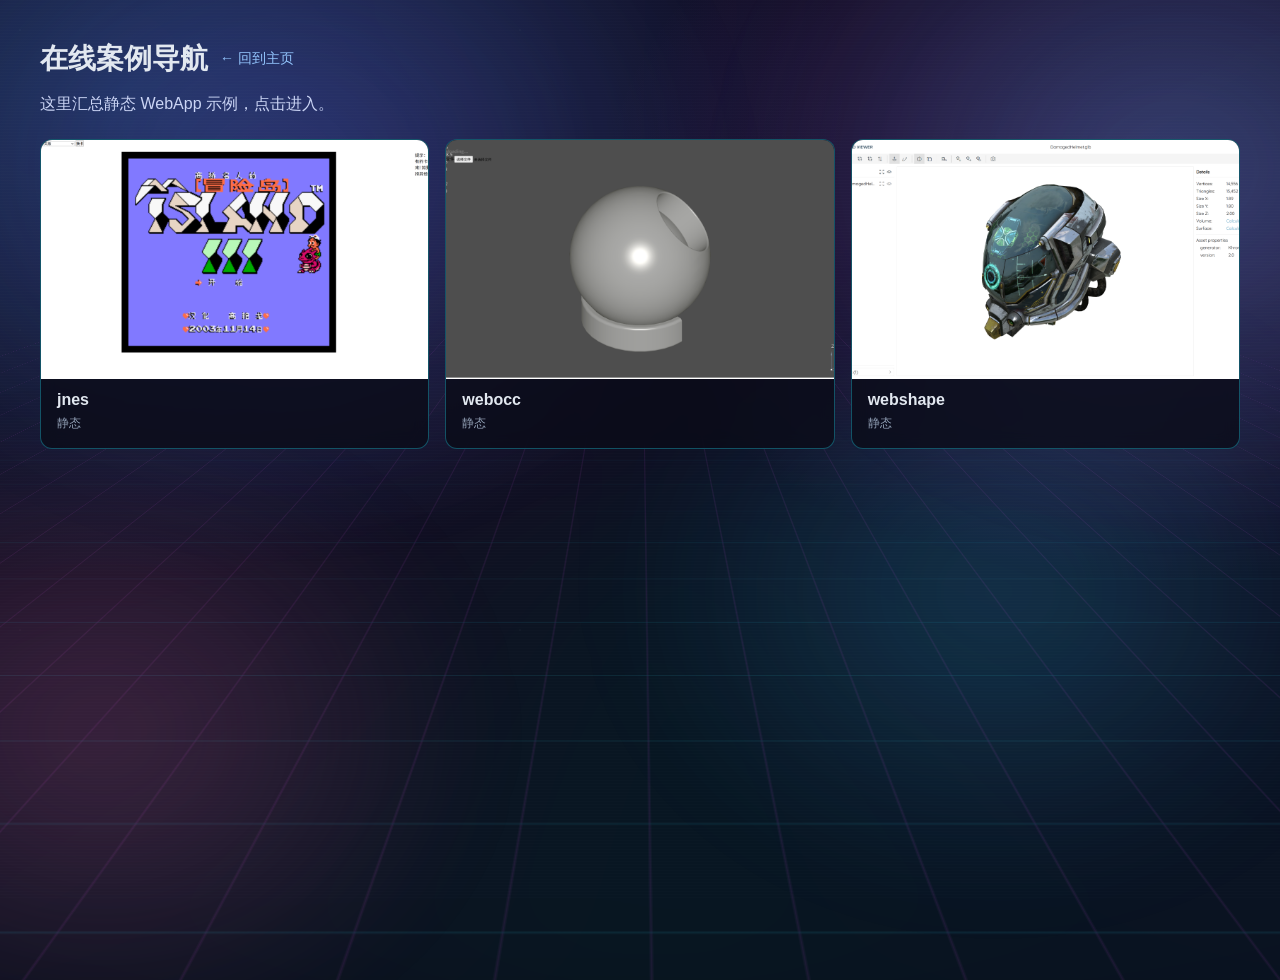
<file: static/_apps/index.html>
<!doctype html>
<html lang="zh-cn">
  <head>
    <meta charset="utf-8" />
    <meta name="viewport" content="width=device-width, initial-scale=1" />
    <title>在线案例导航</title>
    <style>
      body { font-family: -apple-system, BlinkMacSystemFont, "Segoe UI", Roboto, "Helvetica Neue", Arial; margin: 0; padding: 40px; color: #e2e8f0; min-height: 100vh; position: relative; overflow-x: hidden; background: radial-gradient(1200px 800px at 10% 10%, rgba(14, 165, 233, .25) 0%, transparent 60%), radial-gradient(1000px 700px at 90% 20%, rgba(217, 70, 239, .25) 0%, transparent 55%), #06060f; }
      body::before,
      body::after { content: ""; position: fixed; inset: -20vmax; z-index: -1; filter: blur(60px); opacity: .6; animation: float 16s ease-in-out infinite; }
      body::before { background: radial-gradient(40% 40% at 30% 30%, rgba(99,102,241,.45), transparent 60%), radial-gradient(35% 35% at 70% 60%, rgba(56,189,248,.35), transparent 60%); }
      body::after { background: radial-gradient(35% 35% at 20% 70%, rgba(244,114,182,.35), transparent 60%), radial-gradient(40% 40% at 80% 30%, rgba(34,211,238,.35), transparent 60%); animation-delay: -6s; }
      .stars,
      .stars::after { position: fixed; inset: 0; content: ""; background-image: radial-gradient(2px 2px at 20px 30px, rgba(255,255,255,.45), transparent 40%),
          radial-gradient(1.5px 1.5px at 120px 80px, rgba(255,255,255,.35), transparent 40%),
          radial-gradient(1.2px 1.2px at 200px 150px, rgba(255,255,255,.3), transparent 40%),
          radial-gradient(2px 2px at 260px 40px, rgba(255,255,255,.25), transparent 40%),
          radial-gradient(1.3px 1.3px at 360px 120px, rgba(255,255,255,.3), transparent 40%),
          radial-gradient(1.8px 1.8px at 420px 200px, rgba(255,255,255,.4), transparent 40%);
        background-size: 500px 300px; opacity: .4; z-index: -1; animation: drift 40s linear infinite; }
      .stars::after { opacity: .2; filter: blur(1px); animation-duration: 70s; }
      .gridflow { position: fixed; inset: -20vh -20vw; z-index: -1; background-image: linear-gradient(rgba(34, 211, 238, .25) 1px, transparent 1px), linear-gradient(90deg, rgba(217, 70, 239, .25) 1px, transparent 1px); background-size: 60px 60px; transform: perspective(900px) rotateX(70deg); animation: gridmove 14s linear infinite; opacity: .35; }
      .scanlines { position: fixed; inset: 0; pointer-events: none; z-index: -1; background: repeating-linear-gradient( to bottom, rgba(255,255,255,.03), rgba(255,255,255,.03) 1px, transparent 1px, transparent 3px ); mix-blend-mode: screen; opacity: .25; }
      .glow { position: fixed; inset: -20%; z-index: -1; background: conic-gradient(from 180deg, rgba(34,211,238,.25), rgba(217,70,239,.25), rgba(99,102,241,.25), rgba(34,211,238,.25)); filter: blur(80px); opacity: .35; animation: spin 20s linear infinite; }
      @keyframes spin { to { transform: rotate(360deg); } }
      @keyframes drift { from { transform: translate3d(0,0,0); } to { transform: translate3d(-300px, -200px, 0); } }
      @keyframes gridmove { from { background-position: 0 0; } to { background-position: 0 -240px; } }
      @keyframes float { 0%, 100% { transform: translate3d(0,0,0) rotate(0deg); } 50% { transform: translate3d(4%, -3%, 0) rotate(6deg); } }
      h1 { margin: 0; font-size: 28px; }
      .header-row { display: flex; align-items: center; gap: 12px; margin: 0 0 16px; }
      p { margin: 0 0 24px; color: #cbd5f5; }
      .grid { display: grid; grid-template-columns: repeat(auto-fit, minmax(220px, 1fr)); gap: 16px; }
      .back-home { display: inline-flex; align-items: center; gap: 6px; text-decoration: none; color: #93c5fd; font-size: 14px; }
      .back-home:hover { color: #e879f9; text-shadow: 0 0 12px rgba(232,121,249,.4); }
      a.card { display: block; background: rgba(10, 12, 24, .8); border: 1px solid rgba(34, 211, 238, .35); border-radius: 12px; text-decoration: none; color: #e2e8f0; overflow: hidden; transform: translateY(0); transition: transform .2s ease, border-color .2s ease, box-shadow .2s ease; backdrop-filter: blur(8px); position: relative; }
      a.card::after { content: ""; position: absolute; inset: -40% 0; background: linear-gradient(120deg, transparent 0%, rgba(255,255,255,.08) 40%, transparent 70%); transform: translateX(-100%); transition: transform .6s ease; }
      a.card:hover::after { transform: translateX(100%); }
      a.card:hover { border-color: #6366f1; transform: translateY(-4px); box-shadow: 0 10px 30px rgba(0,0,0,.35); }
      .thumb { width: 100%; height: auto; aspect-ratio: 1.618 / 1; object-fit: cover; display: block; }
      .card-body { padding: 12px 16px 16px; }
      .title { font-size: 16px; font-weight: 600; }
      .tag { display: inline-block; font-size: 12px; color: #94a3b8; margin-top: 6px; }
    </style>
  </head>
  <body>
    <div class="glow"></div>
    <div class="stars"></div>
    <div class="gridflow"></div>
    <div class="scanlines"></div>
    <div class="header-row">
      <h1>在线案例导航</h1>
      <a class="back-home" href="/">← 回到主页</a>
    </div>
    <p>这里汇总静态 WebApp 示例，点击进入。</p>
    <div class="grid">
      <a class="card" href="/_webapps/jnes/index.html">
        <img class="thumb" src="./images/jnes.png" alt="jnes 预览" />
        <div class="card-body">
          <div class="title">jnes</div>
          <span class="tag">静态</span>
        </div>
      </a>
      <a class="card" href="/_webapps/webocc/index.html">
        <img class="thumb" src="./images/webocc.png" alt="webocc 预览" />
        <div class="card-body">
          <div class="title">webocc</div>
          <span class="tag">静态</span>
        </div>
      </a>
      <a class="card" href="/_webapps/webshape/index.html">
        <img class="thumb" src="./images/webshape.png" alt="webshape 预览" />
        <div class="card-body">
          <div class="title">webshape</div>
          <span class="tag">静态</span>
        </div>
      </a>
    </div>
  </body>
</html>
</file>
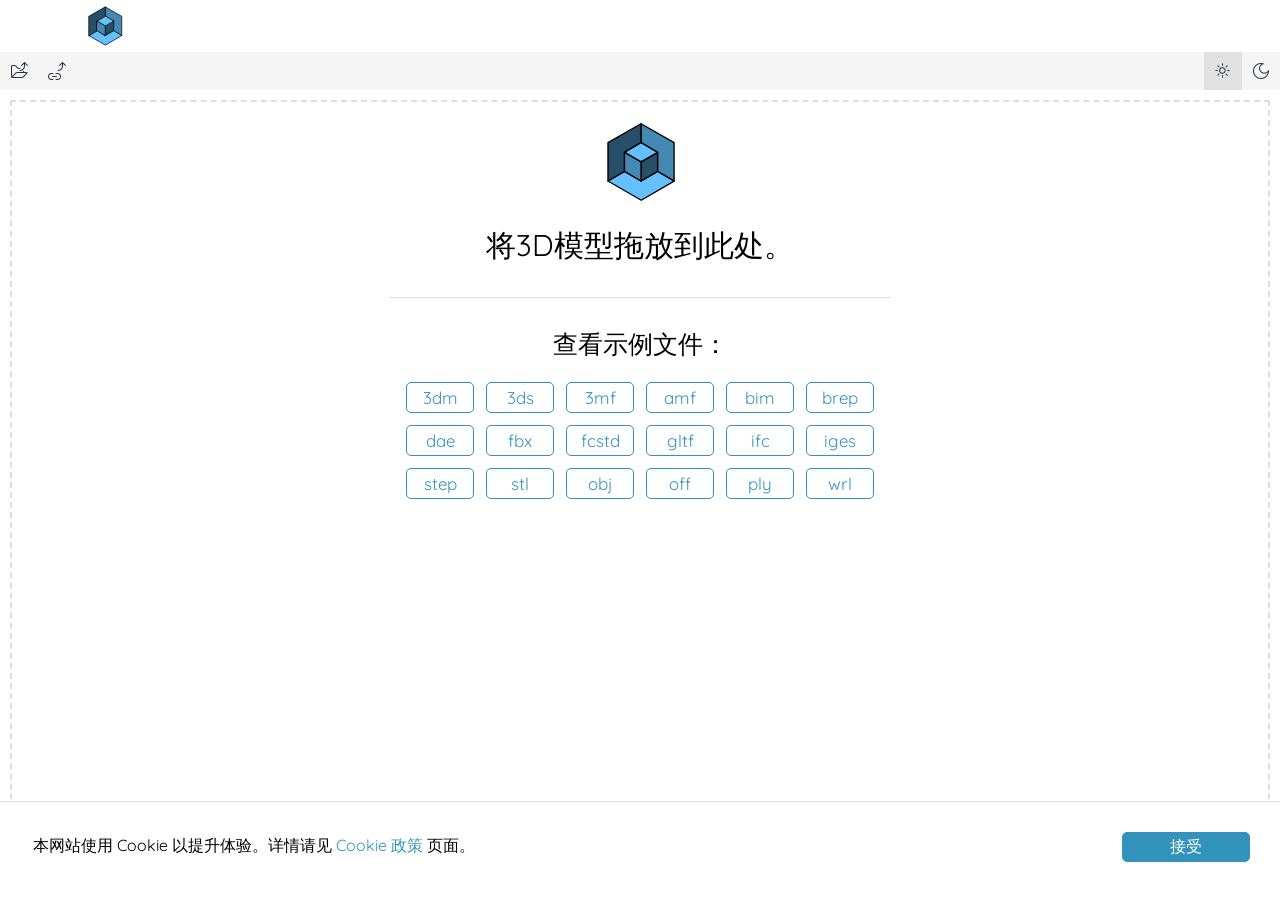
<file: static/_apps/webshape/index.html>
<!DOCTYPE html>
<html lang="zh-Hans">

<head>
    <meta http-equiv="content-type" content="text/html;charset=utf-8">
    <meta name="viewport" content="width=device-width, user-scalable=no">
    <link rel="icon" type="image/png" href="assets/images/3dviewer_net_favicon.ico">
    <link rel="canonical" href="https://3dviewer.net">

    <title>在线 3D 查看器</title>

    <!-- meta start -->
    <!-- meta end -->

    <link rel="stylesheet" type="text/css" href="o3dv/o3dv.website.min.css?v=0.18.0">
    <script type="text/javascript" src="o3dv/o3dv.website.min.js?v=0.18.0"></script>


    <!-- website analytics start -->
    <script type="text/javascript">
        OV.SetWebsiteEventHandler ((eventName, eventLabel, eventParams) => {
            console.log ({
                eventName : eventName,
                eventLabel : eventLabel,
                eventParams : eventParams
            });
        });
    </script>
    <!-- website analytics end -->

    <script type="text/javascript">
        OV.StartWebsite ();
    </script>

</head>

<body>
    <input type="file" id="open_file" style="display:none;" multiple></input>
    <div class="header" id="header">
        <div class="title">
            <div class="title_left">
                <a href="index.html">
                    <svg class="logo_image"><use href="assets/images/3dviewer_net_logo_text.svg#logo"></use></svg>
                </a>
            </div>
            <div class="title_right" id="header_buttons"></div>
            <div class="main_file_name only_full_width" id="main_file_name"></div>
        </div>
        <div class="toolbar" id="toolbar"></div>
    </div>
    <div class="main" id="main">
        <div class="main_left_container only_full_width" id="main_left_container">
            <div class="main_navigator ov_panel_set_container" id="main_navigator"></div>
            <div class="main_splitter" id="main_navigator_splitter"></div>
        </div>
        <div class="main_viewer" id="main_viewer"></div>
        <div class="main_right_container only_full_width" id="main_right_container">
            <div class="main_splitter" id="main_sidebar_splitter"></div>
            <div class="main_sidebar ov_panel_set_right_container" id="main_sidebar"></div>
        </div>
    </div>
    <div class="intro ov_thin_scrollbar" id="intro">
        <div class="intro_content" id="intro_content">
            <div class="intro_logo">
                <svg class="intro_logo"><use href="assets/images/3dviewer_net_logo_text.svg#logo"></use></svg>
                <div class="intro_dragdrop_text" id="intro_dragdrop_text"></div>
            </div>
            <div class="intro_formats">
                <div class="intro_formats_title" id="intro_formats_title"></div>
                <div class="intro_file_formats">
                    <a href="#model=assets/models/RhinoLogo.3dm">3dm</a>
                    <a href="#model=assets/models/cubes.3ds,assets/models/texture.png">3ds</a>
                    <a href="#model=assets/models/rhombicuboctahedron.3mf">3mf</a>
                    <a href="#model=assets/models/rook.amf">amf</a>
                    <a href="#model=assets/models/MultipleMeshes.bim">bim</a>
                    <a href="#model=assets/models/as1_pe_203.brep">brep</a>
                    <a href="#model=assets/models/X_Bot.dae">dae</a>
                    <a href="#model=assets/models/Y_Bot.fbx">fbx</a>
                    <a href="#model=assets/models/ArchDetail.FCStd">fcstd</a>
                    <a href="#model=assets/models/DamagedHelmet.glb">gltf</a>
                    <a href="#model=assets/models/haus.ifc">ifc</a>
                    <a href="#model=assets/models/as1_pe_203.igs">iges</a>
                    <a href="#model=assets/models/as1_pe_203.stp">step</a>
                    <a href="#model=assets/models/utah_teapot.stl">stl</a>
                    <a href="#model=assets/models/solids.obj,assets/models/solids.mtl">obj</a>
                    <a href="#model=assets/models/cube.off">off</a>
                    <a href="#model=assets/models/cow.ply">ply</a>
                    <a href="#model=assets/models/extrusion3.wrl">wrl</a>
                </div>
            </div>
            <!-- intro footer start -->
            <!-- intro footer end -->
        </div>
    </div>
</body>

</html>
</file>
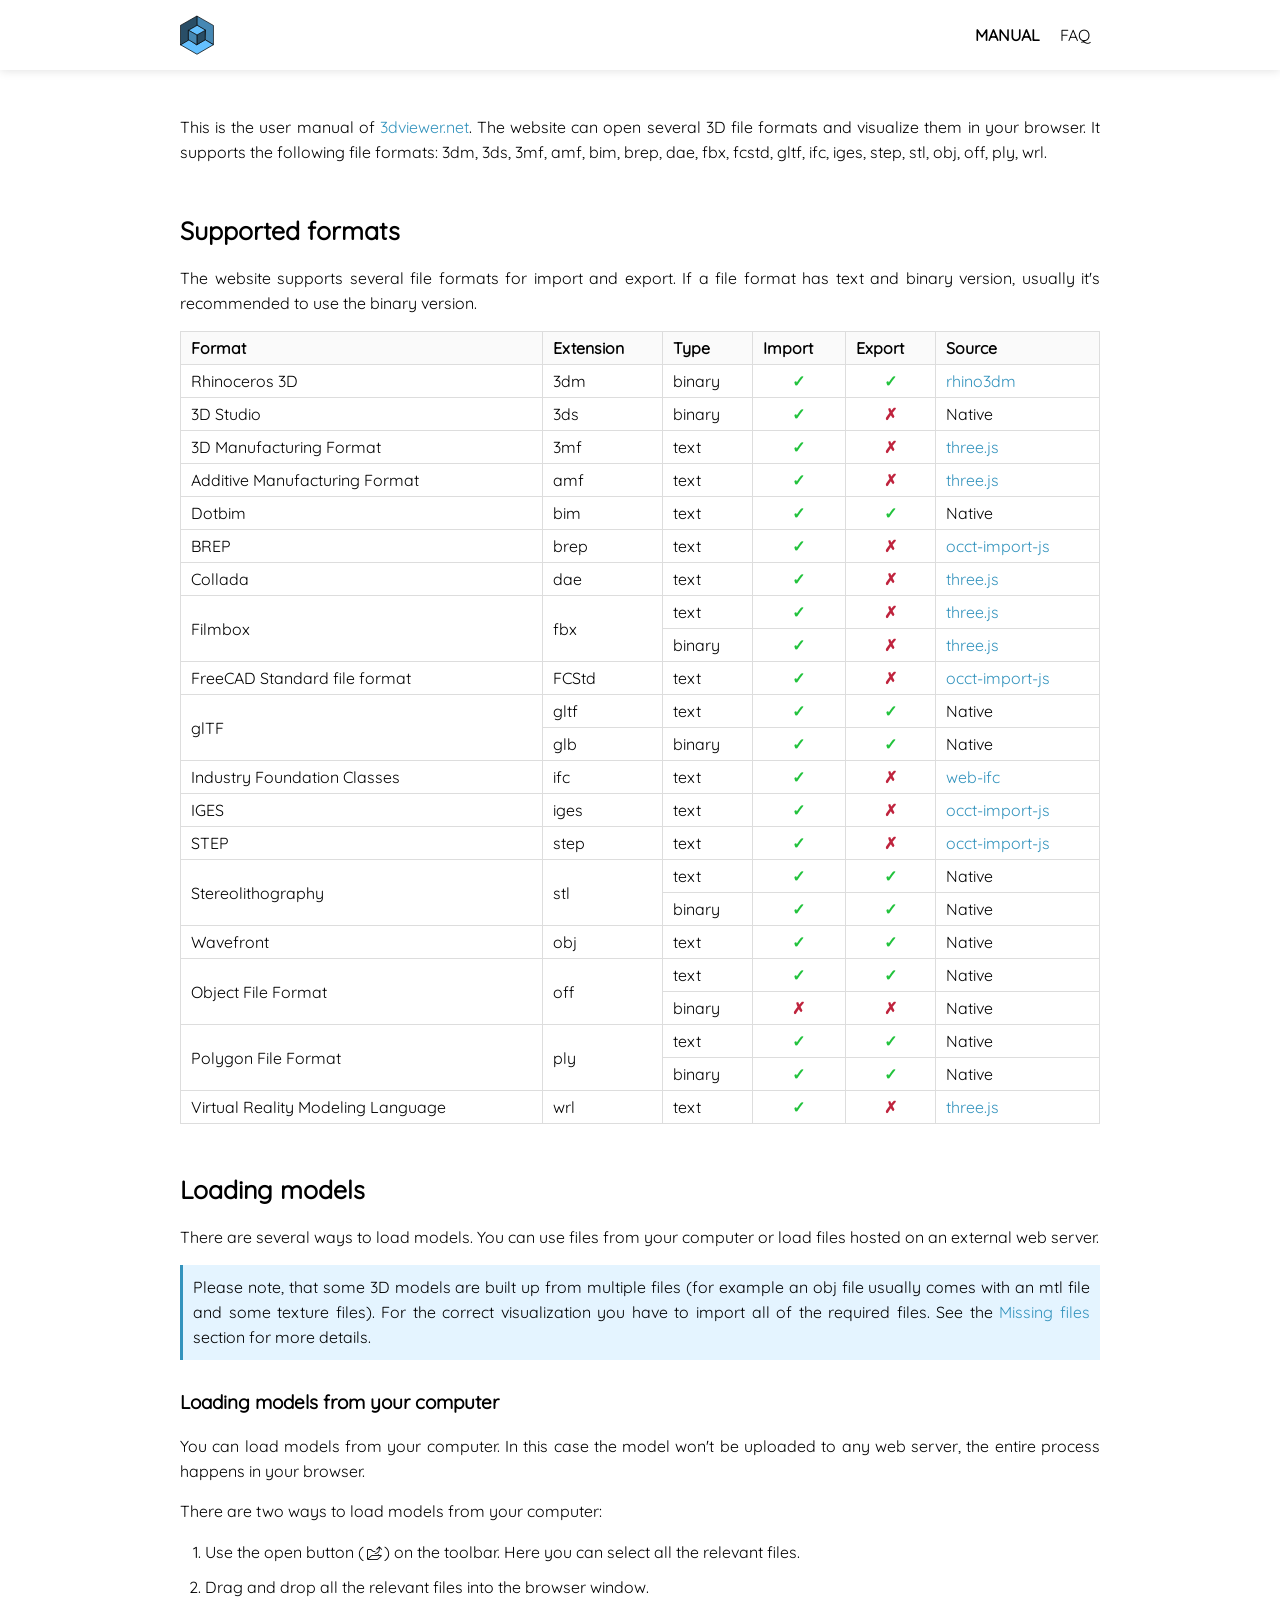
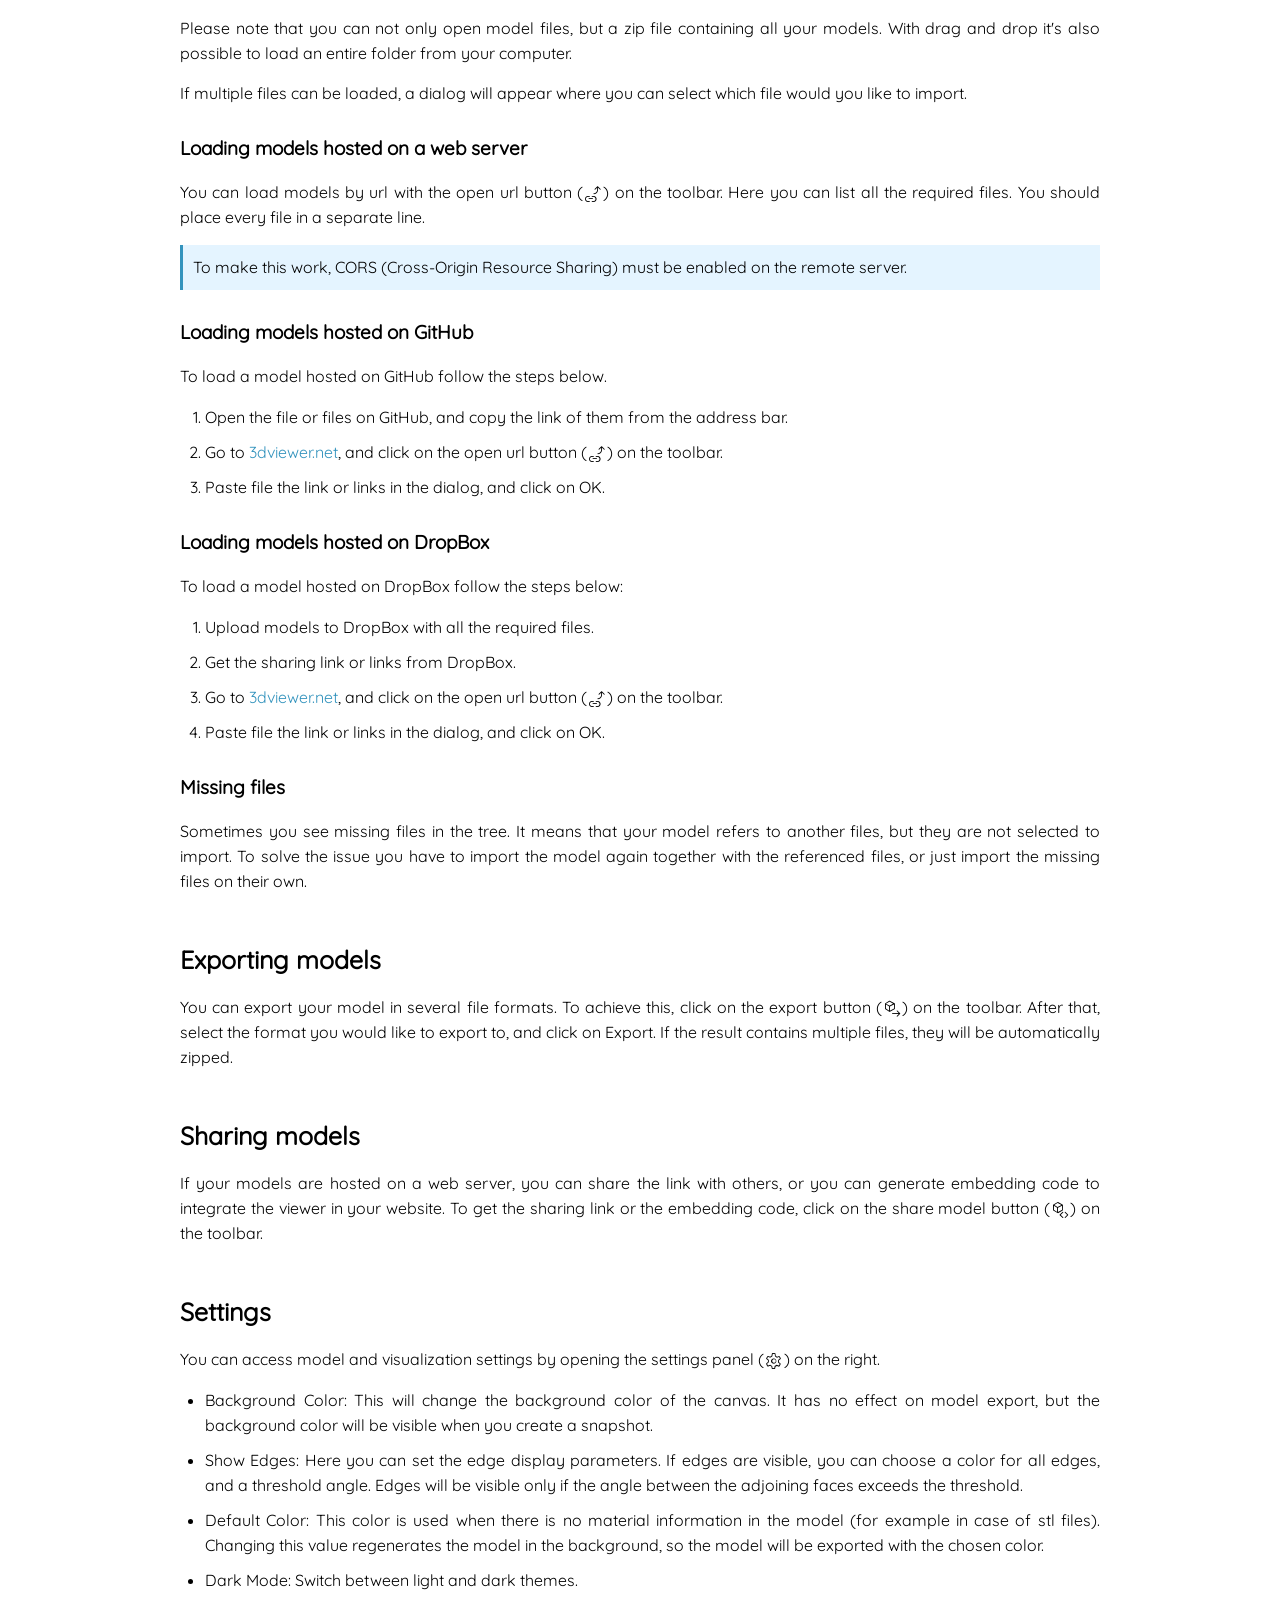
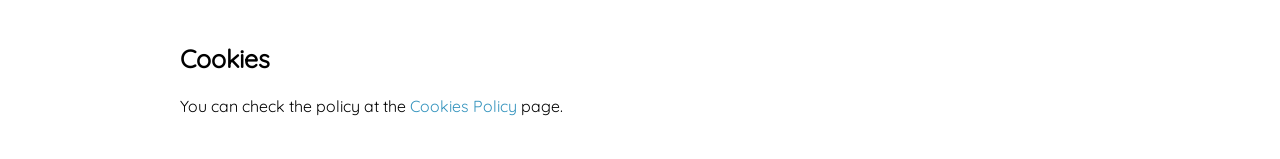
<file: static/_apps/webshape/info/index.html>
<!DOCTYPE html>
<html>

<head>
	<meta http-equiv="content-type" content="text/html;charset=utf-8">
	<meta name="viewport" content="width=device-width, user-scalable=no">
	<link rel="icon" type="image/png" href="../assets/images/3dviewer_net_favicon.ico">
	<link rel="canonical" href="https://3dviewer.net/info">

	<title>在线3D查看器</title>

	<link rel="stylesheet" type="text/css" href="css/icons.css">
	<link rel="stylesheet" type="text/css" href="css/info.css">
	<script type="text/javascript" src="js/info.js"></script>

	<!-- meta start -->
	<!-- meta end -->

	<!-- analytics start -->
	<!-- analytics end -->

</head>

<body>
	<script type="text/javascript">
		GenerateHeader ('MANUAL');
	</script>
	<div class="frame">
		<div class="main">
		<p>
			This is the user manual of <a href="https://3dviewer.net">3dviewer.net</a>.
			The website can open several 3D file formats and visualize them in your browser.
			It supports the following file formats: 3dm, 3ds, 3mf, amf, bim, brep, dae, fbx, fcstd, gltf, ifc, iges, step, stl, obj, off, ply, wrl.
		</p>
		<h1 id="supported_formats">Supported formats</h2>
		<p>
			The website supports several file formats for import and export. If a file format has text and binary version,
			usually it's recommended to use the binary version.
		</p>
		<p>
			<table class="formats">
				<tr>
					<th>Format</th>
					<th>Extension</th>
					<th>Type</th>
					<th>Import</th>
					<th>Export</th>
					<th>Source</th>
				</tr>
				<tr>
					<td>Rhinoceros 3D</td>
					<td>3dm</td>
					<td>binary</td>
					<td class="center green">&#x2713</td>
					<td class="center green">&#x2713</td>
					<td><a href="https://github.com/mcneel/rhino3dm">rhino3dm</a></td>
				</tr>
				<tr>
					<td>3D Studio</td>
					<td>3ds</td>
					<td>binary</td>
					<td class="center green">&#x2713</td>
					<td class="center red">&#x2717</td>
					<td>Native</td>
				</tr>
				<tr>
					<td>3D Manufacturing Format</td>
					<td>3mf</td>
					<td>text</td>
					<td class="center green">&#x2713</td>
					<td class="center red">&#x2717</td>
					<td><a href="https://github.com/mrdoob/three.js">three.js</a></td>
				</tr>
				<tr>
					<td>Additive Manufacturing Format</td>
					<td>amf</td>
					<td>text</td>
					<td class="center green">&#x2713</td>
					<td class="center red">&#x2717</td>
					<td><a href="https://github.com/mrdoob/three.js">three.js</a></td>
				</tr>
				<tr>
					<td>Dotbim</td>
					<td>bim</td>
					<td>text</td>
					<td class="center green">&#x2713</td>
					<td class="center green">&#x2713</td>
					<td>Native</td>
				</tr>
				<tr>
					<td>BREP</td>
					<td>brep</td>
					<td>text</td>
					<td class="center green">&#x2713</td>
					<td class="center red">&#x2717</td>
					<td><a href="https://github.com/kovacsv/occt-import-js">occt-import-js</a></td>
				</tr>
				<tr>
					<td>Collada</td>
					<td>dae</td>
					<td>text</td>
					<td class="center green">&#x2713</td>
					<td class="center red">&#x2717</td>
					<td><a href="https://github.com/mrdoob/three.js">three.js</a></td>
				</tr>
				<tr>
					<td rowspan="2">Filmbox</td>
					<td rowspan="2">fbx</td>
					<td>text</td>
					<td class="center green">&#x2713</td>
					<td class="center red">&#x2717</td>
					<td><a href="https://github.com/mrdoob/three.js">three.js</a></td>
				</tr>
				<tr>
					<td class="hidden"></td>
					<td class="hidden"></td>
					<td>binary</td>
					<td class="center green">&#x2713</td>
					<td class="center red">&#x2717</td>
					<td><a href="https://github.com/mrdoob/three.js">three.js</a></td>
				</tr>
				<tr>
					<td>FreeCAD Standard file format</td>
					<td>FCStd</td>
					<td>text</td>
					<td class="center green">&#x2713</td>
					<td class="center red">&#x2717</td>
					<td><a href="https://github.com/kovacsv/occt-import-js">occt-import-js</a></td>
				</tr>
				<tr>
					<td rowspan="2">glTF</td>
					<td>gltf</td>
					<td>text</td>
					<td class="center green">&#x2713</td>
					<td class="center green">&#x2713</td>
					<td>Native</td>
				</tr>
				<tr>
					<td class="hidden"></td>
					<td>glb</td>
					<td>binary</td>
					<td class="center green">&#x2713</td>
					<td class="center green">&#x2713</td>
					<td>Native</td>
				</tr>
				<tr>
					<td>Industry Foundation Classes</td>
					<td>ifc</td>
					<td>text</td>
					<td class="center green">&#x2713</td>
					<td class="center red">&#x2717</td>
					<td><a href="https://github.com/tomvandig/web-ifc">web-ifc</a></td>
				</tr>
				<tr>
					<td>IGES</td>
					<td>iges</td>
					<td>text</td>
					<td class="center green">&#x2713</td>
					<td class="center red">&#x2717</td>
					<td><a href="https://github.com/kovacsv/occt-import-js">occt-import-js</a></td>
				</tr>
				<tr>
					<td>STEP</td>
					<td>step</td>
					<td>text</td>
					<td class="center green">&#x2713</td>
					<td class="center red">&#x2717</td>
					<td><a href="https://github.com/kovacsv/occt-import-js">occt-import-js</a></td>
				</tr>
				<tr>
					<td rowspan="2">Stereolithography</td>
					<td rowspan="2">stl</td>
					<td>text</td>
					<td class="center green">&#x2713</td>
					<td class="center green">&#x2713</td>
					<td>Native</td>
				</tr>
				<tr>
					<td class="hidden"></td>
					<td class="hidden"></td>
					<td>binary</td>
					<td class="center green">&#x2713</td>
					<td class="center green">&#x2713</td>
					<td>Native</td>
				</tr>
				<tr>
					<td>Wavefront</td>
					<td>obj</td>
					<td>text</td>
					<td class="center green">&#x2713</td>
					<td class="center green">&#x2713</td>
					<td>Native</td>
				</tr>
				<tr>
					<td rowspan="2">Object File Format</td>
					<td rowspan="2">off</td>
					<td>text</td>
					<td class="center green">&#x2713</td>
					<td class="center green">&#x2713</td>
					<td>Native</td>
				</tr>
				<tr>
					<td class="hidden"></td>
					<td class="hidden"></td>
					<td>binary</td>
					<td class="center red">&#x2717</td>
					<td class="center red">&#x2717</td>
					<td>Native</td>
				</tr>
				<tr>
					<td rowspan="2">Polygon File Format</td>
					<td rowspan="2">ply</td>
					<td>text</td>
					<td class="center green">&#x2713</td>
					<td class="center green">&#x2713</td>
					<td>Native</td>
				</tr>
				<tr>
					<td class="hidden"></td>
					<td class="hidden"></td>
					<td>binary</td>
					<td class="center green">&#x2713</td>
					<td class="center green">&#x2713</td>
					<td>Native</td>
				</tr>
				<tr>
					<td>Virtual Reality Modeling Language</td>
					<td>wrl</td>
					<td>text</td>
					<td class="center green">&#x2713</td>
					<td class="center red">&#x2717</td>
					<td><a href="https://github.com/mrdoob/three.js">three.js</a></td>
				</tr>
			</table>
		</p>
		<h1 id="loading_models">Loading models</h1>
		<p>
			There are several ways to load models. You can use files from your computer or load files hosted on an external web server.
		</p>
		<p class="info">
			Please note, that some 3D models are built up from multiple files (for example an obj file usually comes with an mtl file
			and some texture files). For the correct visualization you have to import all of the required files. See the <a href="#missing_files">Missing files</a>
			section for more details.
		</p>
		<h2>Loading models from your computer</h2>
		<p>
			You can load models from your computer. In this case the model won't be uploaded to any web server,
			the entire process happens in your browser.
		</p>
		<p>
			There are two ways to load models from your computer:
			<ol>
				<li>
					Use the open button (<i class="icon icon-open"></i>) on the toolbar. Here you can select all the relevant files.
				</li>
				<li>
					Drag and drop all the relevant files into the browser window.
				</li>
			</ol>
		</p>
		<p>
			Please note that you can not only open model files, but a zip file containing all your models. With drag and drop
			it's also possible to load an entire folder from your computer.
		</p>
		<p>
			If multiple files can be loaded, a dialog will appear where you can select which file would you like to import.
		</p>
		<h2>Loading models hosted on a web server</h2>
		<p>
			You can load models by url with the open url button (<i class="icon icon-open_url"></i>) on the toolbar.
			Here you can list all the required files. You should place every file in a separate line.
		</p>
		<p class="info">
			To make this work, CORS (Cross-Origin Resource Sharing) must be enabled on the remote server.
		</p>
		<h2>Loading models hosted on GitHub</h2>
		<p>
			To load a model hosted on GitHub follow the steps below.
		</p>
		<p>
			<ol>
				<li>Open the file or files on GitHub, and copy the link of them from the address bar.</li>
				<li>Go to <a href="https://3dviewer.net">3dviewer.net</a>, and click on the open url button (<i class="icon icon-open_url"></i>) on the toolbar.</li>
				<li>Paste file the link or links in the dialog, and click on OK.</li>
			</ol>
		</p>
		<h2>Loading models hosted on DropBox</h2>
		<p>
			To load a model hosted on DropBox follow the steps below:
		</p>
		<p>
			<ol>
				<li>Upload models to DropBox with all the required files.</li>
				<li>Get the sharing link or links from DropBox.</li>
				<li>Go to <a href="https://3dviewer.net">3dviewer.net</a>, and click on the open url button (<i class="icon icon-open_url"></i>) on the toolbar.</li>
				<li>Paste file the link or links in the dialog, and click on OK.</li>
			</ol>
		</p>
		<h2 id="missing_files">Missing files</h2>
		<p>
			Sometimes you see missing files in the tree. It means that your model
			refers to another files, but they are not selected to import. To solve the issue you have to import the model again together with the referenced
			files, or just import the missing files on their own.
		</p>
		<h1 id="exporting_models">Exporting models</h1>
		<p>
			You can export your model in several file formats. To achieve this, click on the export button (<i class="icon icon-export"></i>) on the toolbar.
			After that, select the format you would like to export to, and click on Export. If the result contains multiple files,
			they will be automatically zipped.
		</p>
		<h1 id="sharing_models">Sharing models</h1>
		<p>
			If your models are hosted on a web server, you can share the link with others, or you can generate embedding code to integrate the viewer in your website.
			To get the sharing link or the embedding code, click on the share model button (<i class="icon icon-share"></i>) on the toolbar.
		</p>
		<h1 id="settings">Settings</h1>
		<p>
			You can access model and visualization settings by opening the settings panel (<i class="icon icon-settings"></i>) on the right.
		</p>
		<p>
			<ul>
				<li>
					Background Color: This will change the background color of the canvas. It has no effect on model export,
					but the background color will be visible when you create a snapshot.
				</li>
				<li>
					Show Edges: Here you can set the edge display parameters. If edges are visible, you can choose a color
					for all edges, and a threshold angle. Edges will be visible only if the angle between the adjoining faces
					exceeds the threshold.
				</li>
				<li>
					Default Color: This color is used when there is no material information in the model (for example in case
					of stl files). Changing this value regenerates the model in the background, so the model will be exported
					with the chosen color.
				</li>
				<li>
					Dark Mode: Switch between light and dark themes.
				</li>
			</ul>
		</p>
		<h1 id="cookies">Cookies</h1>
		<p>
			You can check the policy at the <a href="cookies.html">Cookies Policy</a> page.
		</p>
	</div>
</body>

</html>
</file>
<file: static/_apps/webshape/info/css/icons.css>
@font-face {
    font-family: "O3DVIcons";
    src: url("./O3DVIcons.woff?d27bdb5af135068ed4a9350e285e132e") format("woff");
}

i[class^="icon-"]:before, i[class*=" icon-"]:before {
    font-family: O3DVIcons !important;
    font-style: normal;
    font-weight: normal !important;
    font-variant: normal;
    text-transform: none;
    line-height: 1;
    -webkit-font-smoothing: antialiased;
    -moz-osx-font-smoothing: grayscale;
}

.icon-arrow_down:before {
    content: "\f101";
}
.icon-arrow_left:before {
    content: "\f102";
}
.icon-arrow_right:before {
    content: "\f103";
}
.icon-arrow_up:before {
    content: "\f104";
}
.icon-camera_orthographic:before {
    content: "\f105";
}
.icon-camera_perspective:before {
    content: "\f106";
}
.icon-close:before {
    content: "\f107";
}
.icon-collapse:before {
    content: "\f108";
}
.icon-dark_mode:before {
    content: "\f109";
}
.icon-deisolate:before {
    content: "\f10a";
}
.icon-details:before {
    content: "\f10b";
}
.icon-donate:before {
    content: "\f10c";
}
.icon-download:before {
    content: "\f10d";
}
.icon-expand:before {
    content: "\f10e";
}
.icon-export:before {
    content: "\f10f";
}
.icon-feedback:before {
    content: "\f110";
}
.icon-file_download:before {
    content: "\f111";
}
.icon-files:before {
    content: "\f112";
}
.icon-fit:before {
    content: "\f113";
}
.icon-fix_up_off:before {
    content: "\f114";
}
.icon-fix_up_on:before {
    content: "\f115";
}
.icon-flat_list:before {
    content: "\f116";
}
.icon-flip:before {
    content: "\f117";
}
.icon-github:before {
    content: "\f118";
}
.icon-hidden:before {
    content: "\f119";
}
.icon-info:before {
    content: "\f11a";
}
.icon-isolate:before {
    content: "\f11b";
}
.icon-light_mode:before {
    content: "\f11c";
}
.icon-materials:before {
    content: "\f11d";
}
.icon-measure_angle:before {
    content: "\f11e";
}
.icon-measure_distance_parallel:before {
    content: "\f11f";
}
.icon-measure_distance:before {
    content: "\f120";
}
.icon-measure:before {
    content: "\f121";
}
.icon-meshes:before {
    content: "\f122";
}
.icon-missing_files:before {
    content: "\f123";
}
.icon-model:before {
    content: "\f124";
}
.icon-open_url:before {
    content: "\f125";
}
.icon-open:before {
    content: "\f126";
}
.icon-print3d:before {
    content: "\f127";
}
.icon-settings:before {
    content: "\f128";
}
.icon-share:before {
    content: "\f129";
}
.icon-snapshot:before {
    content: "\f12a";
}
.icon-tree_mesh:before {
    content: "\f12b";
}
.icon-tree_view:before {
    content: "\f12c";
}
.icon-twitter:before {
    content: "\f12d";
}
.icon-up_y:before {
    content: "\f12e";
}
.icon-up_z:before {
    content: "\f12f";
}
.icon-visible:before {
    content: "\f130";
}
.icon-warning:before {
    content: "\f131";
}
</file>
<file: static/_apps/webshape/info/css/info.css>
@font-face
{
	font-family: Quicksand;
	src: url('Quicksand/Quicksand-Regular.ttf');
}

html, body
{
	color: #000000;
	background: #ffffff;
	font-size: 16px;
	font-family: Quicksand, Arial, Helvetica, sans-serif;
	scroll-behavior: smooth;
	margin: 0px;
	padding: 0px;
}

a
{
	color: #3393bd;
	text-decoration: none;
}

a:hover
{
	text-decoration: underline;
}

i.icon
{
	font-size: 16px;
	margin: 0px 2px;
	display: inline-block;
	position: relative;
	bottom: -4px;
}

h1
{
	font-size: 25px;
	margin-top: 50px;
	margin-bottom: 20px;
}

h1.first
{
	margin-top: 0px;
}

h2
{
	font-size: 19px;
	margin-top: 30px;
	margin-bottom: 20px;
}

p
{
	text-align: justify;
	line-height: 25px;
	margin-top: 0px;
	margin-bottom: 15px;
}

p.info
{
	background: #e4f4ff;
	padding: 10px;
	border-left: 3px solid #3393bd;
}

ol, ul
{
	padding: 0px 0px 0px 25px;
}

li
{
	text-align: justify;
	line-height: 25px;
	margin: 10px 0px;
}

table
{
	width: 100%;
	border-collapse: collapse;
}

table td, th
{
	text-align: left;
	padding: 6px 10px;
	border: 1px solid #dddddd;
}

table td.hidden
{
	display: none;
}

table th
{
	background: #fafafa;
}

table td.center
{
	text-align: center;
}

table td.green
{
	color: #21c23c;
	font-weight: bold;
}

table td.red
{
	color: #bf233d;
	font-weight: bold;
}

div.header
{
	margin-bottom: 20px;
	box-shadow: 0px 0px 10px #dddddd;
	overflow: auto;
}

div.frame
{
	padding: 15px;
	width: 920px;
	margin: 0px auto;
	overflow: auto;
}

div.logo
{
	float: left;
}

div.logo img
{
	height: 40px;
	display: block;
}

div.logo img.logo_with_text
{
	display: block;
}

div.logo img.logo_without_text
{
	display: none;
}

div.menu
{
	float: right;
}

div.menu a
{
	color: #000000;
	padding: 10px;
	display: block;
	float: left;
	text-decoration: none;
}

div.menu a.active
{
	font-weight: bold;
}

div.main
{
	padding: 10px 0px;
	overflow: auto;
}

@media (max-width: 500px)
{

div.logo img.logo_with_text
{
	display: none;
}

div.logo img.logo_without_text
{
	display: block;
}

}

@media (max-width: 1000px)
{

div.frame
{
	width: auto;
}

div.manual_menu
{
	display: none;
}

div.manual_main
{
	margin-left: 0px;
}

table.formats th:nth-child(1),
table.formats td:nth-child(1),
table.formats th:nth-child(6),
table.formats td:nth-child(6)
{
	display: none;
}

}
</file>
<file: static/_apps/webshape/o3dv/o3dv.website.min.css>
.pickr{position:relative;overflow:visible;transform:translateY(0)}.pickr *{box-sizing:border-box;outline:none;border:none;-webkit-appearance:none}.pickr .pcr-button{position:relative;height:2em;width:2em;padding:.5em;cursor:pointer;font-family:-apple-system,BlinkMacSystemFont,Segoe UI,Roboto,Helvetica Neue,Arial,sans-serif;border-radius:.15em;background:url('data:image/svg+xml;utf8, <svg xmlns="http://www.w3.org/2000/svg" viewBox="0 0 50 50" stroke="%2342445A" stroke-width="5px" stroke-linecap="round"><path d="M45,45L5,5"></path><path d="M45,5L5,45"></path></svg>') no-repeat center;background-size:0;transition:all .3s}.pickr .pcr-button:before{position:absolute;content:"";top:0;left:0;width:100%;height:100%;background:url('data:image/svg+xml;utf8, <svg xmlns="http://www.w3.org/2000/svg" viewBox="0 0 2 2"><path fill="white" d="M1,0H2V1H1V0ZM0,1H1V2H0V1Z"/><path fill="gray" d="M0,0H1V1H0V0ZM1,1H2V2H1V1Z"/></svg>');background-size:.5em;border-radius:.15em;z-index:-1}.pickr .pcr-button:before{z-index:initial}.pickr .pcr-button:after{position:absolute;content:"";top:0;left:0;height:100%;width:100%;transition:background .3s;background:var(--pcr-color);border-radius:.15em}.pickr .pcr-button.clear{background-size:70%}.pickr .pcr-button.clear:before{opacity:0}.pickr .pcr-button.clear:focus{box-shadow:0 0 0 1px #ffffffd9,0 0 0 3px var(--pcr-color)}.pickr .pcr-button.disabled{cursor:not-allowed}.pickr *,.pcr-app *{box-sizing:border-box;outline:none;border:none;-webkit-appearance:none}.pickr input:focus,.pickr input.pcr-active,.pickr button:focus,.pickr button.pcr-active,.pcr-app input:focus,.pcr-app input.pcr-active,.pcr-app button:focus,.pcr-app button.pcr-active{box-shadow:0 0 0 1px #ffffffd9,0 0 0 3px var(--pcr-color)}.pickr .pcr-palette,.pickr .pcr-slider,.pcr-app .pcr-palette,.pcr-app .pcr-slider{transition:box-shadow .3s}.pickr .pcr-palette:focus,.pickr .pcr-slider:focus,.pcr-app .pcr-palette:focus,.pcr-app .pcr-slider:focus{box-shadow:0 0 0 1px #ffffffd9,0 0 0 3px #00000040}.pcr-app{position:fixed;display:flex;flex-direction:column;z-index:10000;border-radius:.1em;background:#fff;opacity:0;visibility:hidden;transition:opacity .3s,visibility 0s .3s;font-family:-apple-system,BlinkMacSystemFont,Segoe UI,Roboto,Helvetica Neue,Arial,sans-serif;box-shadow:0 .15em 1.5em #0000001a,0 0 1em #00000008;left:0;top:0}.pcr-app.visible{transition:opacity .3s;visibility:visible;opacity:1}.pcr-app .pcr-swatches{display:flex;flex-wrap:wrap;margin-top:.75em}.pcr-app .pcr-swatches.pcr-last{margin:0}@supports (display: grid){.pcr-app .pcr-swatches{display:grid;align-items:center;grid-template-columns:repeat(auto-fit,1.75em)}}.pcr-app .pcr-swatches>button{font-size:1em;position:relative;width:calc(1.75em - 5px);height:calc(1.75em - 5px);border-radius:.15em;cursor:pointer;margin:2.5px;flex-shrink:0;justify-self:center;transition:all .15s;overflow:hidden;background:#0000;z-index:1}.pcr-app .pcr-swatches>button:before{position:absolute;content:"";top:0;left:0;width:100%;height:100%;background:url('data:image/svg+xml;utf8, <svg xmlns="http://www.w3.org/2000/svg" viewBox="0 0 2 2"><path fill="white" d="M1,0H2V1H1V0ZM0,1H1V2H0V1Z"/><path fill="gray" d="M0,0H1V1H0V0ZM1,1H2V2H1V1Z"/></svg>');background-size:6px;border-radius:.15em;z-index:-1}.pcr-app .pcr-swatches>button:after{content:"";position:absolute;top:0;left:0;width:100%;height:100%;background:var(--pcr-color);border:1px solid rgba(0,0,0,.05);border-radius:.15em;box-sizing:border-box}.pcr-app .pcr-swatches>button:hover{filter:brightness(1.05)}.pcr-app .pcr-swatches>button:not(.pcr-active){box-shadow:none}.pcr-app .pcr-interaction{display:flex;flex-wrap:wrap;align-items:center;margin:0 -.2em}.pcr-app .pcr-interaction>*{margin:0 .2em}.pcr-app .pcr-interaction input{letter-spacing:.07em;font-size:.75em;text-align:center;cursor:pointer;color:#75797e;background:#f1f3f4;border-radius:.15em;transition:all .15s;padding:.45em .5em;margin-top:.75em}.pcr-app .pcr-interaction input:hover{filter:brightness(.975)}.pcr-app .pcr-interaction input:focus{box-shadow:0 0 0 1px #ffffffd9,0 0 0 3px #4285f4bf}.pcr-app .pcr-interaction .pcr-result{color:#75797e;text-align:left;flex:1 1 8em;min-width:8em;transition:all .2s;border-radius:.15em;background:#f1f3f4;cursor:text}.pcr-app .pcr-interaction .pcr-result::-moz-selection{background:#4285f4;color:#fff}.pcr-app .pcr-interaction .pcr-result::selection{background:#4285f4;color:#fff}.pcr-app .pcr-interaction .pcr-type.active{color:#fff;background:#4285f4}.pcr-app .pcr-interaction .pcr-save,.pcr-app .pcr-interaction .pcr-cancel,.pcr-app .pcr-interaction .pcr-clear{color:#fff;width:auto}.pcr-app .pcr-interaction .pcr-save,.pcr-app .pcr-interaction .pcr-cancel,.pcr-app .pcr-interaction .pcr-clear{color:#fff}.pcr-app .pcr-interaction .pcr-save:hover,.pcr-app .pcr-interaction .pcr-cancel:hover,.pcr-app .pcr-interaction .pcr-clear:hover{filter:brightness(.925)}.pcr-app .pcr-interaction .pcr-save{background:#4285f4}.pcr-app .pcr-interaction .pcr-clear,.pcr-app .pcr-interaction .pcr-cancel{background:#f44250}.pcr-app .pcr-interaction .pcr-clear:focus,.pcr-app .pcr-interaction .pcr-cancel:focus{box-shadow:0 0 0 1px #ffffffd9,0 0 0 3px #f44250bf}.pcr-app .pcr-selection .pcr-picker{position:absolute;height:18px;width:18px;border:2px solid #fff;border-radius:100%;-webkit-user-select:none;-moz-user-select:none;user-select:none}.pcr-app .pcr-selection .pcr-color-palette,.pcr-app .pcr-selection .pcr-color-chooser,.pcr-app .pcr-selection .pcr-color-opacity{position:relative;-webkit-user-select:none;-moz-user-select:none;user-select:none;display:flex;flex-direction:column;cursor:grab;cursor:-webkit-grab}.pcr-app .pcr-selection .pcr-color-palette:active,.pcr-app .pcr-selection .pcr-color-chooser:active,.pcr-app .pcr-selection .pcr-color-opacity:active{cursor:grabbing;cursor:-webkit-grabbing}.pcr-app[data-theme=monolith]{width:14.25em;max-width:95vw;padding:.8em}.pcr-app[data-theme=monolith] .pcr-selection{display:flex;flex-direction:column;justify-content:space-between;flex-grow:1}.pcr-app[data-theme=monolith] .pcr-selection .pcr-color-preview{position:relative;z-index:1;width:100%;height:1em;display:flex;flex-direction:row;justify-content:space-between;margin-bottom:.5em}.pcr-app[data-theme=monolith] .pcr-selection .pcr-color-preview:before{position:absolute;content:"";top:0;left:0;width:100%;height:100%;background:url('data:image/svg+xml;utf8, <svg xmlns="http://www.w3.org/2000/svg" viewBox="0 0 2 2"><path fill="white" d="M1,0H2V1H1V0ZM0,1H1V2H0V1Z"/><path fill="gray" d="M0,0H1V1H0V0ZM1,1H2V2H1V1Z"/></svg>');background-size:.5em;border-radius:.15em;z-index:-1}.pcr-app[data-theme=monolith] .pcr-selection .pcr-color-preview .pcr-last-color{cursor:pointer;transition:background-color .3s,box-shadow .3s;border-radius:.15em 0 0 .15em;z-index:2}.pcr-app[data-theme=monolith] .pcr-selection .pcr-color-preview .pcr-current-color{border-radius:0 .15em .15em 0}.pcr-app[data-theme=monolith] .pcr-selection .pcr-color-preview .pcr-last-color,.pcr-app[data-theme=monolith] .pcr-selection .pcr-color-preview .pcr-current-color{background:var(--pcr-color);width:50%;height:100%}.pcr-app[data-theme=monolith] .pcr-selection .pcr-color-palette{width:100%;height:8em;z-index:1}.pcr-app[data-theme=monolith] .pcr-selection .pcr-color-palette .pcr-palette{border-radius:.15em;width:100%;height:100%}.pcr-app[data-theme=monolith] .pcr-selection .pcr-color-palette .pcr-palette:before{position:absolute;content:"";top:0;left:0;width:100%;height:100%;background:url('data:image/svg+xml;utf8, <svg xmlns="http://www.w3.org/2000/svg" viewBox="0 0 2 2"><path fill="white" d="M1,0H2V1H1V0ZM0,1H1V2H0V1Z"/><path fill="gray" d="M0,0H1V1H0V0ZM1,1H2V2H1V1Z"/></svg>');background-size:.5em;border-radius:.15em;z-index:-1}.pcr-app[data-theme=monolith] .pcr-selection .pcr-color-chooser,.pcr-app[data-theme=monolith] .pcr-selection .pcr-color-opacity{height:.5em;margin-top:.75em}.pcr-app[data-theme=monolith] .pcr-selection .pcr-color-chooser .pcr-picker,.pcr-app[data-theme=monolith] .pcr-selection .pcr-color-opacity .pcr-picker{top:50%;transform:translateY(-50%)}.pcr-app[data-theme=monolith] .pcr-selection .pcr-color-chooser .pcr-slider,.pcr-app[data-theme=monolith] .pcr-selection .pcr-color-opacity .pcr-slider{flex-grow:1;border-radius:50em}.pcr-app[data-theme=monolith] .pcr-selection .pcr-color-chooser .pcr-slider{background:linear-gradient(to right,red,#ff0,#0f0,#0ff,#00f,#f0f,red)}.pcr-app[data-theme=monolith] .pcr-selection .pcr-color-opacity .pcr-slider{background:linear-gradient(to right,transparent,black),url('data:image/svg+xml;utf8, <svg xmlns="http://www.w3.org/2000/svg" viewBox="0 0 2 2"><path fill="white" d="M1,0H2V1H1V0ZM0,1H1V2H0V1Z"/><path fill="gray" d="M0,0H1V1H0V0ZM1,1H2V2H1V1Z"/></svg>');background-size:100%,.25em}@font-face{font-family:O3DVIcons;src:url("./O3DVIcons-2DDY3NID.woff?d27bdb5af135068ed4a9350e285e132e") format("woff")}i[class^=icon-]:before,i[class*=" icon-"]:before{font-family:O3DVIcons!important;font-style:normal;font-weight:400!important;font-variant:normal;text-transform:none;line-height:1;-webkit-font-smoothing:antialiased;-moz-osx-font-smoothing:grayscale}.icon-arrow_down:before{content:"\f101"}.icon-arrow_left:before{content:"\f102"}.icon-arrow_right:before{content:"\f103"}.icon-arrow_up:before{content:"\f104"}.icon-camera_orthographic:before{content:"\f105"}.icon-camera_perspective:before{content:"\f106"}.icon-close:before{content:"\f107"}.icon-collapse:before{content:"\f108"}.icon-dark_mode:before{content:"\f109"}.icon-deisolate:before{content:"\f10a"}.icon-details:before{content:"\f10b"}.icon-donate:before{content:"\f10c"}.icon-download:before{content:"\f10d"}.icon-expand:before{content:"\f10e"}.icon-export:before{content:"\f10f"}.icon-feedback:before{content:"\f110"}.icon-file_download:before{content:"\f111"}.icon-files:before{content:"\f112"}.icon-fit:before{content:"\f113"}.icon-fix_up_off:before{content:"\f114"}.icon-fix_up_on:before{content:"\f115"}.icon-flat_list:before{content:"\f116"}.icon-flip:before{content:"\f117"}.icon-github:before{content:"\f118"}.icon-hidden:before{content:"\f119"}.icon-info:before{content:"\f11a"}.icon-isolate:before{content:"\f11b"}.icon-light_mode:before{content:"\f11c"}.icon-materials:before{content:"\f11d"}.icon-measure_angle:before{content:"\f11e"}.icon-measure_distance_parallel:before{content:"\f11f"}.icon-measure_distance:before{content:"\f120"}.icon-measure:before{content:"\f121"}.icon-meshes:before{content:"\f122"}.icon-missing_files:before{content:"\f123"}.icon-model:before{content:"\f124"}.icon-open_url:before{content:"\f125"}.icon-open:before{content:"\f126"}.icon-print3d:before{content:"\f127"}.icon-settings:before{content:"\f128"}.icon-share:before{content:"\f129"}.icon-snapshot:before{content:"\f12a"}.icon-tree_mesh:before{content:"\f12b"}.icon-tree_view:before{content:"\f12c"}.icon-twitter:before{content:"\f12d"}.icon-up_y:before{content:"\f12e"}.icon-up_z:before{content:"\f12f"}.icon-visible:before{content:"\f130"}.icon-warning:before{content:"\f131"}:root{--ov_foreground_color: #000000;--ov_background_color: #ffffff;--ov_disabled_foreground_color: #cccccc;--ov_button_color: #3393bd;--ov_button_hover_color: #146a8f;--ov_button_text_color: #ffffff;--ov_outline_button_color: #3393bd;--ov_outline_button_hover_color: #c9e5f8;--ov_outline_button_text_color: #3393bd;--ov_icon_color: #263238;--ov_light_icon_color: #838383;--ov_selected_icon_color: #3393bd;--ov_disabled_icon_color: #cccccc;--ov_hover_color: #c9e5f8;--ov_hover_text_color: #3393bd;--ov_logo_text_color: #15334a;--ov_logo_border_color: #000000;--ov_toolbar_background_color: #f5f5f5;--ov_toolbar_selected_color: #e1e1e1;--ov_toolbar_separator_color: #cccccc;--ov_treeview_selected_color: #eeeeee;--ov_dialog_foreground_color: #000000;--ov_dialog_background_color: #ffffff;--ov_dialog_control_border_color: #e1e1e1;--ov_border_color: #dddddd;--ov_shadow: 0px 0px 10px #cccccc;--ov_foreground_color_dark: #fafafa;--ov_background_color_dark: #2a2b2e;--ov_disabled_foreground_color_dark: #888888;--ov_button_color_dark: #3393bd;--ov_button_hover_color_dark: #146a8f;--ov_button_text_color_dark: #ffffff;--ov_outline_button_color_dark: #c9e5f8;--ov_outline_button_hover_color_dark: #2f6984;--ov_outline_button_text_color_dark: #c9e5f8;--ov_icon_color_dark: #fafafa;--ov_light_icon_color_dark: #bababa;--ov_selected_icon_color_dark: #3393bd;--ov_disabled_icon_color_dark: #888888;--ov_hover_color_dark: #667c86;--ov_hover_text_color_dark: #fafafa;--ov_logo_text_color_dark: #fafafa;--ov_logo_border_color_dark: #2a2b2e;--ov_toolbar_background_color_dark: #3d3e42;--ov_toolbar_selected_color_dark: #272727;--ov_toolbar_separator_color_dark: #888888;--ov_treeview_selected_color_dark: #38393d;--ov_dialog_foreground_color_dark: #fafafa;--ov_dialog_background_color_dark: #3c3c40;--ov_dialog_control_border_color_dark: #e1e1e1;--ov_border_color_dark: #444444;--ov_shadow_dark: 0px 0px 10px #222222}:root{--ov_only_on_model_display: inherit}@font-face{font-family:Quicksand;src:url("./Quicksand-Regular-K32YVORR.ttf")}html,body{color:var(--ov_foreground_color);background:var(--ov_background_color);font-size:16px;font-family:Quicksand,Helvetica,sans-serif;width:100%;height:100%;margin:0;padding:0;overflow:hidden}a{color:var(--ov_button_color);text-decoration:none}img{display:block}ol,ul{padding:0 25px;margin:0}li{margin:10px 0;line-height:25px}.only_on_model{display:var(--ov_only_on_model_display)}input,select,textarea{font-family:Quicksand,Helvetica,sans-serif;font-size:16px;outline:none}@media (hover){a:hover{text-decoration:underline}}@media (max-width: 800px){.only_full_width{display:none}}div.ov_svg_icon{color:var(--ov_icon_color);font-size:18px;width:18px;height:18px}div.ov_svg_icon.left{margin-right:10px;float:left}div.ov_svg_icon.left_inline{margin-right:10px;margin-top:2px;float:left}div.ov_svg_icon.light{color:var(--ov_light_icon_color)}div.ov_svg_icon.selected{color:var(--ov_selected_icon_color)}div.ov_svg_icon.disabled{color:var(--ov_disabled_icon_color)}div.ov_thin_scrollbar{scrollbar-color:var(--ov_border_color) transparent;scrollbar-width:thin}div.ov_thin_scrollbar::-webkit-scrollbar{width:3px;height:3px}div.ov_thin_scrollbar::-webkit-scrollbar-thumb{background:#ccc}div.ov_button{color:var(--ov_button_text_color);background:var(--ov_button_color);text-align:center;padding:3px;border:1px solid var(--ov_button_color);border-radius:5px;cursor:pointer}div.ov_button.outline{color:var(--ov_outline_button_text_color);background:transparent;border:1px solid var(--ov_outline_button_color)}div.ov_tooltip{color:var(--ov_dialog_foreground_color);background:var(--ov_dialog_background_color);padding:5px 10px;border-radius:5px;position:absolute;box-shadow:var(--ov_shadow)}input[type=text]{color:var(--ov_dialog_foreground_color);background:var(--ov_dialog_background_color)}input[type=text]:disabled{color:var(--ov_disabled_foreground_color)}textarea{color:var(--ov_dialog_foreground_color);background:var(--ov_dialog_background_color)}input.ov_radio_button{position:relative;top:2px;width:14px;height:14px;margin-right:10px;border:1px solid var(--ov_foreground_color);border-radius:50%;transition:.2s all linear;-webkit-appearance:none;-moz-appearance:none;appearance:none}input.ov_radio_button:checked{border:5px solid var(--ov_button_color)}input.ov_checkbox{position:relative;top:4px;width:14px;height:14px;margin-right:10px;border-radius:2px;border:1px solid var(--ov_foreground_color);transition:.2s all linear;-webkit-appearance:none;-moz-appearance:none;appearance:none}input.ov_checkbox:checked{background-color:var(--ov_button_color);background-image:url("./checkmark-XOU2PX22.svg");background-position:center;border:0px}div.ov_select_container{position:relative}div.ov_select_container:after{font-family:O3DVIcons;font-size:18px;content:"\f101";position:absolute;right:6px;top:6px;pointer-events:none}select.ov_select{color:var(--ov_dialog_foreground_color);background:var(--ov_dialog_background_color);font-size:16px;margin:0;padding:5px;border:1px solid var(--ov_border_color);border-radius:5px;-webkit-appearance:none;-moz-appearance:none;appearance:none}input.ov_slider{height:1px;background:var(--ov_border_color);outline:none;-webkit-appearance:none;-moz-appearance:none;appearance:none}input.ov_slider::-webkit-slider-thumb{background:var(--ov_button_color);width:14px;height:14px;border-radius:14px;cursor:pointer;-webkit-appearance:none;appearance:none}input.ov_slider::-moz-range-thumb{background:var(--ov_button_color);width:14px;height:14px;border:0px;border-radius:14px;cursor:pointer}span.ov_slider_label{margin-left:10px;position:relative;bottom:-4px}div.ov_toggle{width:24px;height:8px;padding:2px;transition:.4s;border:1px solid var(--ov_foreground_color);border-radius:10px;cursor:pointer}div.ov_toggle_slider{width:6px;height:6px;transition:.4s;border-radius:8px;border:1px solid var(--ov_foreground_color)}div.ov_toggle.on{background:var(--ov_foreground_color)}div.ov_toggle.on div.ov_toggle_slider{background:var(--ov_background_color);transform:translate(16px);border:1px solid var(--ov_background_color)}@media (hover){div.ov_svg_icon.selected:hover{color:var(--ov_hover_text_color)}div.ov_button:hover{background:var(--ov_button_hover_color);border:1px solid var(--ov_button_hover_color)}div.ov_button.outline:hover{background:var(--ov_outline_button_hover_color);border:1px solid var(--ov_outline_button_color)}}div.ov_modal{position:absolute}div.ov_modal_overlay{width:100%;height:100%;left:0;top:0;position:absolute}div.ov_dialog{color:var(--ov_dialog_foreground_color);background:var(--ov_dialog_background_color);width:400px;padding:20px;box-shadow:var(--ov_shadow);border-radius:5px}div.ov_dialog div.ov_dialog_title{font-size:19px;font-weight:700}div.ov_dialog div.ov_dialog_inner_title{font-weight:700;margin-bottom:10px}div.ov_dialog div.ov_dialog_content{padding:20px 0;overflow:auto}div.ov_dialog div.ov_dialog_section{margin:10px 0;overflow:auto}div.ov_dialog div.ov_dialog_buttons{overflow:auto}div.ov_dialog div.ov_dialog_buttons_inner{float:right;overflow:auto}div.ov_dialog div.ov_dialog_buttons div.ov_dialog_button{margin-left:10px;width:80px;float:left}div.ov_dialog div.ov_dialog_message{overflow:auto}div.ov_dialog div.ov_dialog_submessage{font-size:14px;font-style:italic;margin-top:10px}div.ov_dialog input.ov_dialog_text{padding:5px;border:1px solid var(--ov_dialog_control_border_color);border-radius:5px;overflow:auto}div.ov_dialog textarea.ov_dialog_textarea{margin:10px 0;width:100%;height:120px;border:1px solid var(--ov_dialog_control_border_color);box-sizing:border-box}div.ov_dialog div.ov_dialog_options{height:50px}div.ov_dialog div.ov_dialog_import_file_list{max-height:300px;overflow:auto}div.ov_dialog div.ov_dialog_file_link{color:var(--ov_button_color);padding:5px;display:block;overflow:auto;border-radius:5px;cursor:pointer}div.ov_dialog div.ov_dialog_file_link div.ov_file_link_img{color:var(--ov_button_color);margin-top:2px;margin-right:10px;float:left}div.ov_dialog div.ov_dialog_file_link div.ov_dialog_file_link_text{float:left}div.ov_dialog div.ov_dialog_copyable_input{padding:3px;border:1px solid var(--ov_dialog_control_border_color);border-radius:5px;overflow:auto}div.ov_dialog div.ov_dialog_copyable_input input{width:70%;margin-top:3px;float:left;border:0px;box-sizing:border-box}div.ov_dialog div.ov_dialog_copyable_input div.ov_dialog_copyable_input_button{width:28%;margin-left:0;box-sizing:border-box;cursor:pointer;float:right}div.ov_dialog div.ov_dialog_row{padding:3px 0;overflow:auto}div.ov_dialog div.ov_dialog_row_name{width:30%;margin-top:6px;float:left}div.ov_dialog div.ov_dialog_row_value{width:70%;float:left}div.ov_dialog select.ov_select{width:100%;border:1px solid var(--ov_dialog_control_border_color);box-sizing:border-box}div.ov_popup{color:var(--ov_dialog_foreground_color);background:var(--ov_dialog_background_color);width:200px;padding:10px;box-shadow:var(--ov_shadow);border-radius:5px}div.ov_popup div.ov_popup_list{max-height:200px;overflow:auto}div.ov_popup div.ov_popup_list_item{padding:10px;border-radius:5px;cursor:pointer;overflow:auto}div.ov_popup div.ov_popup_list_item_icon{float:left}div.ov_popup div.ov_popup_list_item_name{white-space:nowrap;text-overflow:ellipsis;overflow:hidden}div.ov_progress{color:var(--ov_dialog_foreground_color);background:var(--ov_dialog_background_color);padding:20px;text-align:center;width:400px;box-shadow:var(--ov_shadow);border-radius:5px}@keyframes ov_progress_img_kf{0%{transform:rotate(0)}to{transform:rotate(360deg)}}div.ov_progress div.ov_progress_img svg{width:80px;height:80px;margin-top:5px;margin-bottom:15px;display:inline-block;animation:ov_progress_img_kf 5s linear infinite}div.ov_progress div.ov_progress_text{font-size:19px;text-align:center}div.ov_snapshot_dialog{width:480px;float:right}div.ov_snapshot_dialog_options{width:230px;float:right}img.ov_snapshot_dialog_preview{background:var(--ov_border_color);border:1px solid var(--ov_dialog_control_border_color);width:230px;height:230px;object-fit:contain;float:left;border-radius:5px}div.ov_snapshot_dialog_param_name{width:60px;margin-left:30px;margin-top:6px;float:left}input.ov_snapshot_dialog_param_value{width:80px;text-align:right;float:left}div.ov_snapshot_dialog_separator{margin:10px 0;border-bottom:1px solid var(--ov_border_color)}@media (hover){div.ov_dialog div.ov_dialog_file_link:hover{color:var(--ov_hover_text_color);background:var(--ov_hover_color)}div.ov_dialog div.ov_dialog_file_link:hover div.ov_file_link_img{color:var(--ov_hover_text_color)}div.ov_popup div.ov_popup_list_item:hover{background:var(--ov_hover_color)}}@media (max-width: 700px){div.ov_dialog,div.ov_progress{max-width:80%}}div.ov_tree_view{user-select:none}div.ov_tree_view div.ov_tree_item{overflow:auto;border-radius:5px;padding-right:5px}div.ov_tree_view div.ov_tree_item.selected{background:var(--ov_treeview_selected_color);font-weight:700}div.ov_tree_view div.ov_tree_item.clickable{cursor:pointer;border-radius:5px}div.ov_tree_view div.ov_tree_item_button_container{float:right}div.ov_tree_view div.ov_tree_item_button{color:var(--ov_light_icon_color);padding:5px;float:left;cursor:pointer}div.ov_tree_view div.ov_tree_item_icon{padding:5px;float:left}div.ov_tree_view div.ov_tree_item_name{padding:4px 5px;overflow:hidden;text-overflow:ellipsis;white-space:nowrap}div.ov_tree_view div.ov_tree_view_children{margin-left:28px}div.ov_tree_view.tight div.ov_tree_view_children{margin-left:10px}@media (hover){div.ov_tree_view div.ov_tree_item.clickable:hover{background:var(--ov_hover_color)}}div.ov_panel_set_container div.ov_panel_set_menu{float:left}div.ov_panel_set_right_container div.ov_panel_set_menu{float:right}div.ov_panel_set_menu div.ov_panel_set_menu_button{padding:10px;cursor:pointer}div.ov_panel_set_container div.ov_panel_set_content{padding-left:10px;border-left:1px solid var(--ov_border_color);overflow:auto}div.ov_panel_set_right_container div.ov_panel_set_content{padding-right:10px;border-right:1px solid var(--ov_border_color);overflow:auto}div.ov_panel_button{cursor:pointer;margin-top:10px;border:1px solid var(--ov_border_color);border-radius:5px;overflow:auto}div.ov_panel_button_text{padding:5px;float:left}div.ov_panel_button_icon{color:var(--ov_light_icon_color);padding:6px;float:right}div.ov_panel_button_left_icon{color:var(--ov_light_icon_color);padding:6px;float:left}@media (hover){div.ov_panel_button:hover,div.ov_panel_set_menu div.ov_panel_set_menu_button:hover{background:var(--ov_hover_color)}}div.ov_navigator_buttons{border-bottom:1px solid var(--ov_border_color);margin-bottom:10px;padding:5px 5px 5px 0;overflow:auto}div.ov_navigator_button{float:left;cursor:pointer;padding:5px}div.ov_navigator_button.right{float:right}div.ov_navigator_buttons div.ov_navigator_buttons_separator{background:var(--ov_border_color);width:1px;height:28px;margin:0 2px;float:left}div.ov_navigator_tree_title{font-weight:700;white-space:nowrap;text-overflow:ellipsis;overflow:hidden;padding-top:10px;padding-bottom:10px;margin-bottom:10px;border-bottom:1px solid var(--ov_border_color)}div.ov_navigator_tree_title.withbuttons{padding-bottom:6px}div.ov_navigator_tree_title.nomargin{margin-bottom:0}div.ov_navigator_tree_title_buttons{float:right;margin-right:5px;margin-top:-4px}div.ov_navigator_tree_panel{overflow:auto}div.ov_navigator_info_panel{margin-top:10px;border-top:1px solid var(--ov_border_color);overflow:auto}@media (hover){div.ov_navigator_info_panel div.ov_navigator_info_panel_title:hover,div.ov_navigator_button:hover{background:var(--ov_hover_color)}}div.ov_sidebar_title{font-weight:700;white-space:nowrap;text-overflow:ellipsis;padding-top:10px;padding-bottom:10px;margin-bottom:10px;border-bottom:1px solid var(--ov_border_color);overflow:hidden}div.ov_sidebar_title div.ov_sidebar_title_text{float:left}div.ov_sidebar_title div.ov_sidebar_title_img{color:var(--ov_light_icon_color);float:right;cursor:pointer}div.ov_sidebar_parameter{margin:10px 0;overflow:hidden}div.ov_sidebar_parameter div.ov_sidebar_parameter_toggle{margin-right:10px;margin-top:3px;float:left}div.ov_sidebar_parameter div.ov_sidebar_parameter_text{float:left}div.ov_sidebar_image_picker{background-size:cover;background-position:center center;width:28px;height:13px;margin-top:3px;margin-right:10px;border:1px solid var(--ov_border_color);border-radius:3px;float:left;cursor:pointer}div.ov_sidebar_content,div.ov_sidebar_section{overflow:auto}div.ov_sidebar_content div.ov_sidebar_settings_section{margin-bottom:20px;overflow:auto}div.ov_sidebar_content div.ov_sidebar_settings_sections{margin-bottom:10px;overflow:auto}div.ov_sidebar_content div.ov_sidebar_settings_row{margin:5px 0;overflow:auto}div.ov_sidebar_content div.ov_sidebar_settings_row input.ov_slider{width:80%}div.ov_sidebar_content div.ov_sidebar_settings_row.large{height:25px}div.ov_sidebar_content div.ov_sidebar_settings_padded{margin:10px 0 0 40px;overflow:hidden}div.ov_sidebar_content button.pcr-button{width:30px;height:15px;margin:3px 10px 3px 0;border:1px solid var(--ov_border_color);box-shadow:none;outline:none;float:left}div.ov_environment_map_checkbox{margin-bottom:10px}img.ov_environment_map_preview{width:160px;height:88px;display:block;float:left;padding:1px;border:5px solid var(--ov_dialog_background_color);cursor:pointer}img.ov_environment_map_preview.selected{border:5px solid var(--ov_button_color)}div.ov_environment_map_preview_no_color{background:linear-gradient(to top left,var(--ov_background_color) calc(50% - 1px),var(--ov_border_color),var(--ov_background_color) calc(50% + 1px))}div.ov_popup.sidebar{width:344px}div.ov_color_circle{background:#fff;border:1px solid #000000;width:14px;height:14px;display:inline-block;margin-right:8px;margin-bottom:-2px;border-radius:10px}div.header{overflow:auto;display:none}div.title{padding:6px 10px;overflow:auto}div.title div.title_left{float:left}div.title svg.logo_image{width:190px;height:40px;float:left}div.title div.logo_text{color:var(--ov_foreground_color);font-size:18px;font-weight:700;padding:9px;float:left}div.title div.title_right{float:right}div.title_right a{color:var(--ov_foreground_color);padding:11px 5px;display:block;float:left;text-decoration:none}div.toolbar{background:var(--ov_toolbar_background_color)}div.intro{margin:10px;padding:10px;text-align:center;border:2px dashed var(--ov_border_color);overflow:auto;display:none}div.intro_content{width:500px;max-width:90%;margin:10px auto;position:relative}div.intro div.intro_logo{border-bottom:1px solid var(--ov_border_color);padding-bottom:30px;margin-bottom:30px}div.intro svg.intro_logo{width:381px;height:80px;max-width:90%;margin-bottom:20px}div.intro div.intro_dragdrop_text{font-size:30px}div.intro div.intro_formats_title{font-size:25px;margin-bottom:15px}div.intro div.intro_file_formats{margin:0 auto}div.intro div.intro_file_formats a{color:var(--ov_outline_button_text_color);text-decoration:none;font-size:17px;width:50px;border-radius:5px;padding:4px 8px;margin:6px 4px;border:1px solid var(--ov_outline_button_color);display:inline-block;cursor:pointer}div.intro div.intro_file_formats a:hover{background:var(--ov_outline_button_hover_color)}div.noembed{text-align:center;padding:10px}div.noembed a{padding:10px 0;display:block}div.main{overflow:hidden;display:none}div.main_file_name{margin:10px auto;white-space:nowrap;text-align:center;text-overflow:ellipsis;overflow:hidden}div.main_left_container{float:left;overflow:auto}div.main_navigator{width:280px;margin:10px 0;overflow:none;float:left}div.main_splitter{width:10px;overflow:none;float:left;cursor:w-resize}div.main_viewer{float:left}div.main_right_container{float:left;overflow:auto}div.main_sidebar{width:280px;margin:10px 0;overflow:none;float:left}div.main_viewer canvas{margin:10px 0;border:1px solid var(--ov_border_color);outline:none;display:block}div.ov_toolbar{overflow:auto;user-select:none}div.ov_toolbar div.ov_toolbar_button{float:left;cursor:pointer;padding:10px}div.ov_toolbar div.ov_toolbar_button.align_right{float:right}div.ov_toolbar div.ov_toolbar_button.selected{background:var(--ov_toolbar_selected_color)}div.ov_toolbar div.ov_toolbar_separator{background:var(--ov_toolbar_separator_color);width:1px;height:28px;margin:5px 8px;float:left}div.pcr-app{color:var(--ov_dialog_foreground_color);background:var(--ov_dialog_background_color)}div.pcr-app input.pcr-result{color:var(--ov_foreground_color)!important;background:var(--ov_background_color)!important}div.ov_property_table{overflow:auto}div.ov_property_table_custom{margin-top:8px;padding-top:8px;border-top:1px solid var(--ov_border_color)}div.ov_property_table div.ov_property_table_row{overflow:auto}div.ov_property_table div.ov_property_table_row.group{padding:4px 0;white-space:nowrap;text-overflow:ellipsis;overflow:hidden}div.ov_property_table div.ov_property_table_row.ingroup{margin-left:15px}div.ov_property_table div.ov_property_table_cell{padding:4px 0;white-space:nowrap;text-overflow:ellipsis;overflow:hidden;box-sizing:border-box}div.ov_property_table div.ov_property_table_name{width:49%;padding-right:2%;float:left}div.ov_property_table div.ov_property_table_value{width:49%;text-align:left;float:left}div.ov_property_table div.ov_property_table_button{color:var(--ov_button_color);cursor:pointer}div.ov_bottom_floating_panel{background:var(--ov_background_color);border-top:1px solid var(--ov_border_color);width:100%;padding:30px;box-sizing:border-box;position:absolute;bottom:0}div.ov_bottom_floating_panel div.ov_floating_panel_text{padding:3px;margin-bottom:10px;float:left}div.ov_bottom_floating_panel div.ov_floating_panel_button{width:120px;float:right}div.ov_measure_panel{padding:6px 15px;position:absolute;border-radius:30px;left:0;top:0}div.ov_measure_panel div.ov_svg_icon{color:inherit;margin-bottom:2px}div.ov_measure_panel div.ov_measure_value{float:left;margin-right:10px}@media (hover){div.title_right div.header_button:hover{color:var(--ov_button_color)}div.ov_toolbar div.ov_toolbar_button:hover{background:var(--ov_hover_color)}}@media (max-width: 350px),(max-height: 620px){div.intro_content{margin:0 auto}div.intro div.intro_logo{display:none}}@media (max-width: 800px){div.intro_content{width:auto}div.main_viewer canvas{border:0px;margin:0}div.ov_dialog,div.ov_progress{max-width:80%}div.ov_bottom_floating_panel{padding:10px}}div.embed_viewer{overflow:auto}div.embed_viewer img.embed_logo{width:40px;height:40px;position:absolute;right:10px;bottom:10px;display:block}
/*! Bundled license information:

@simonwep/pickr/dist/themes/monolith.min.css:
  (*! Pickr 1.9.0 MIT | https://github.com/Simonwep/pickr *)
*/
</file>
